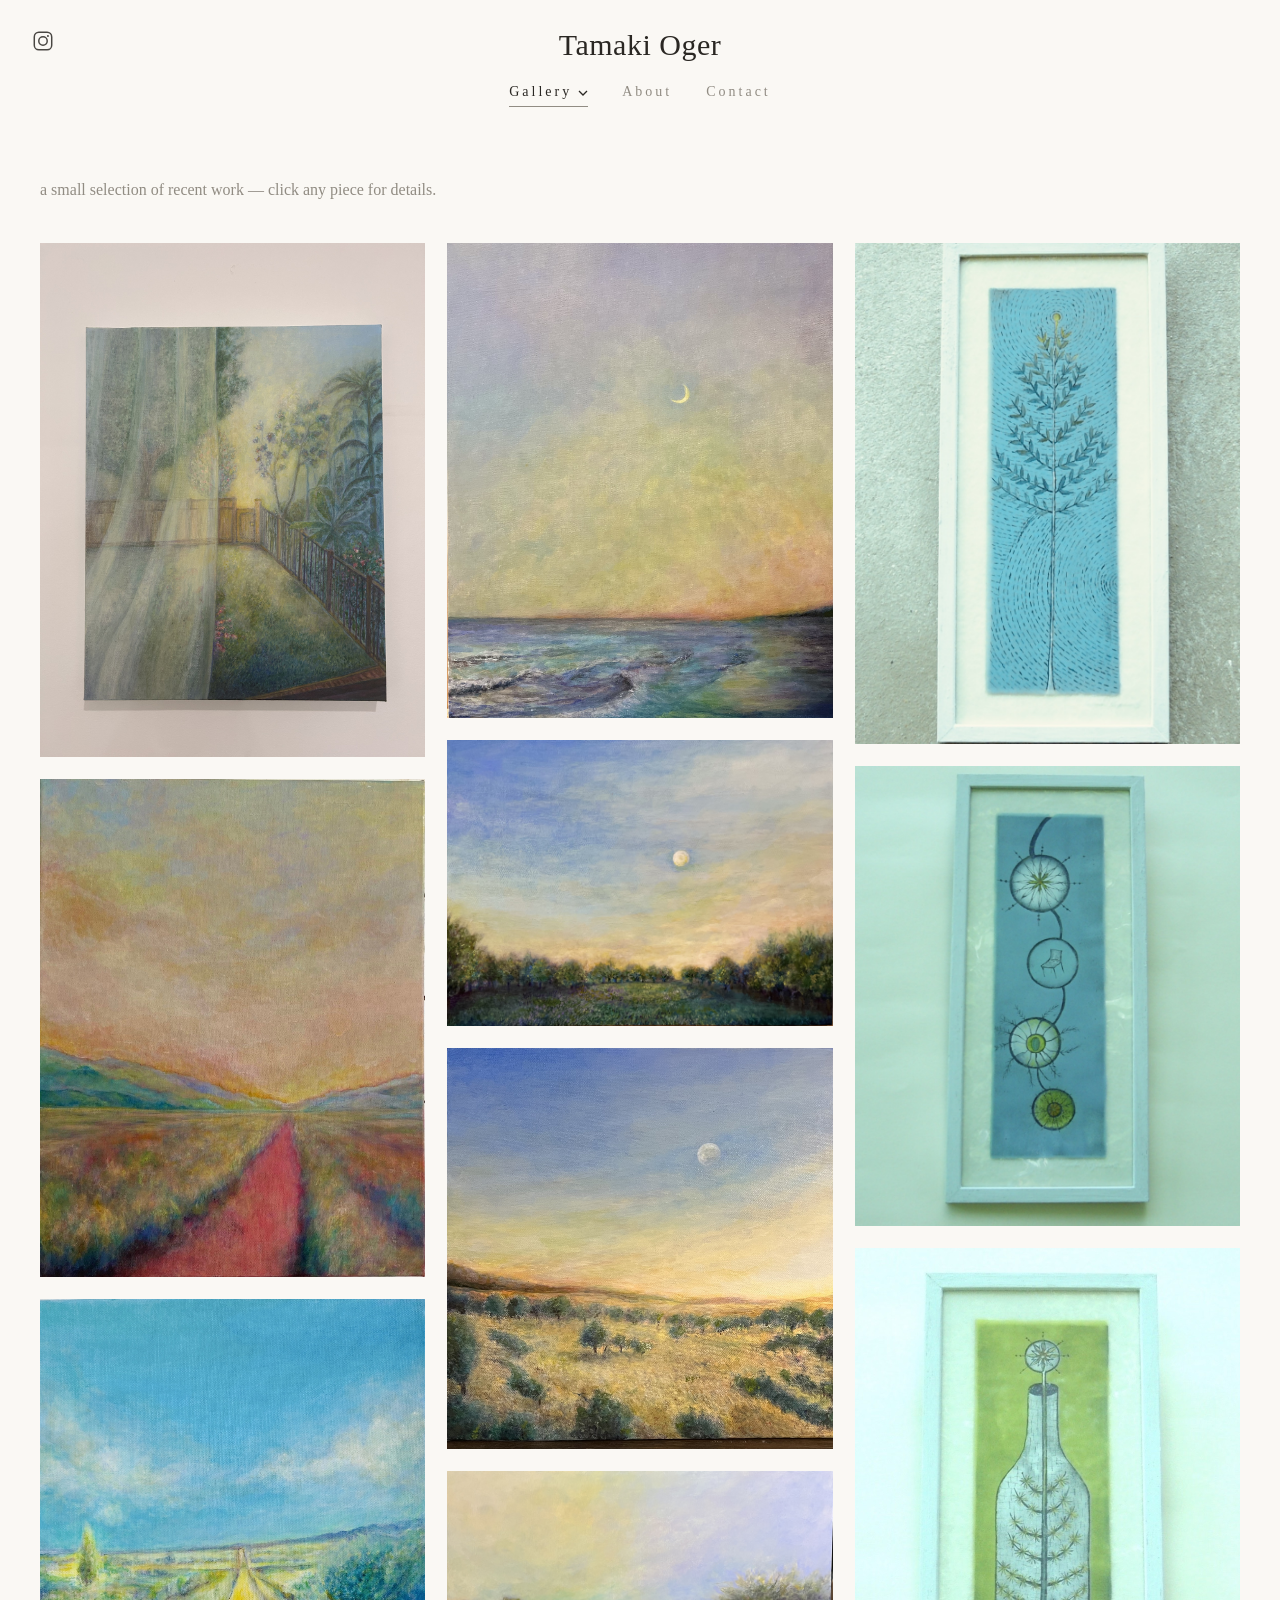
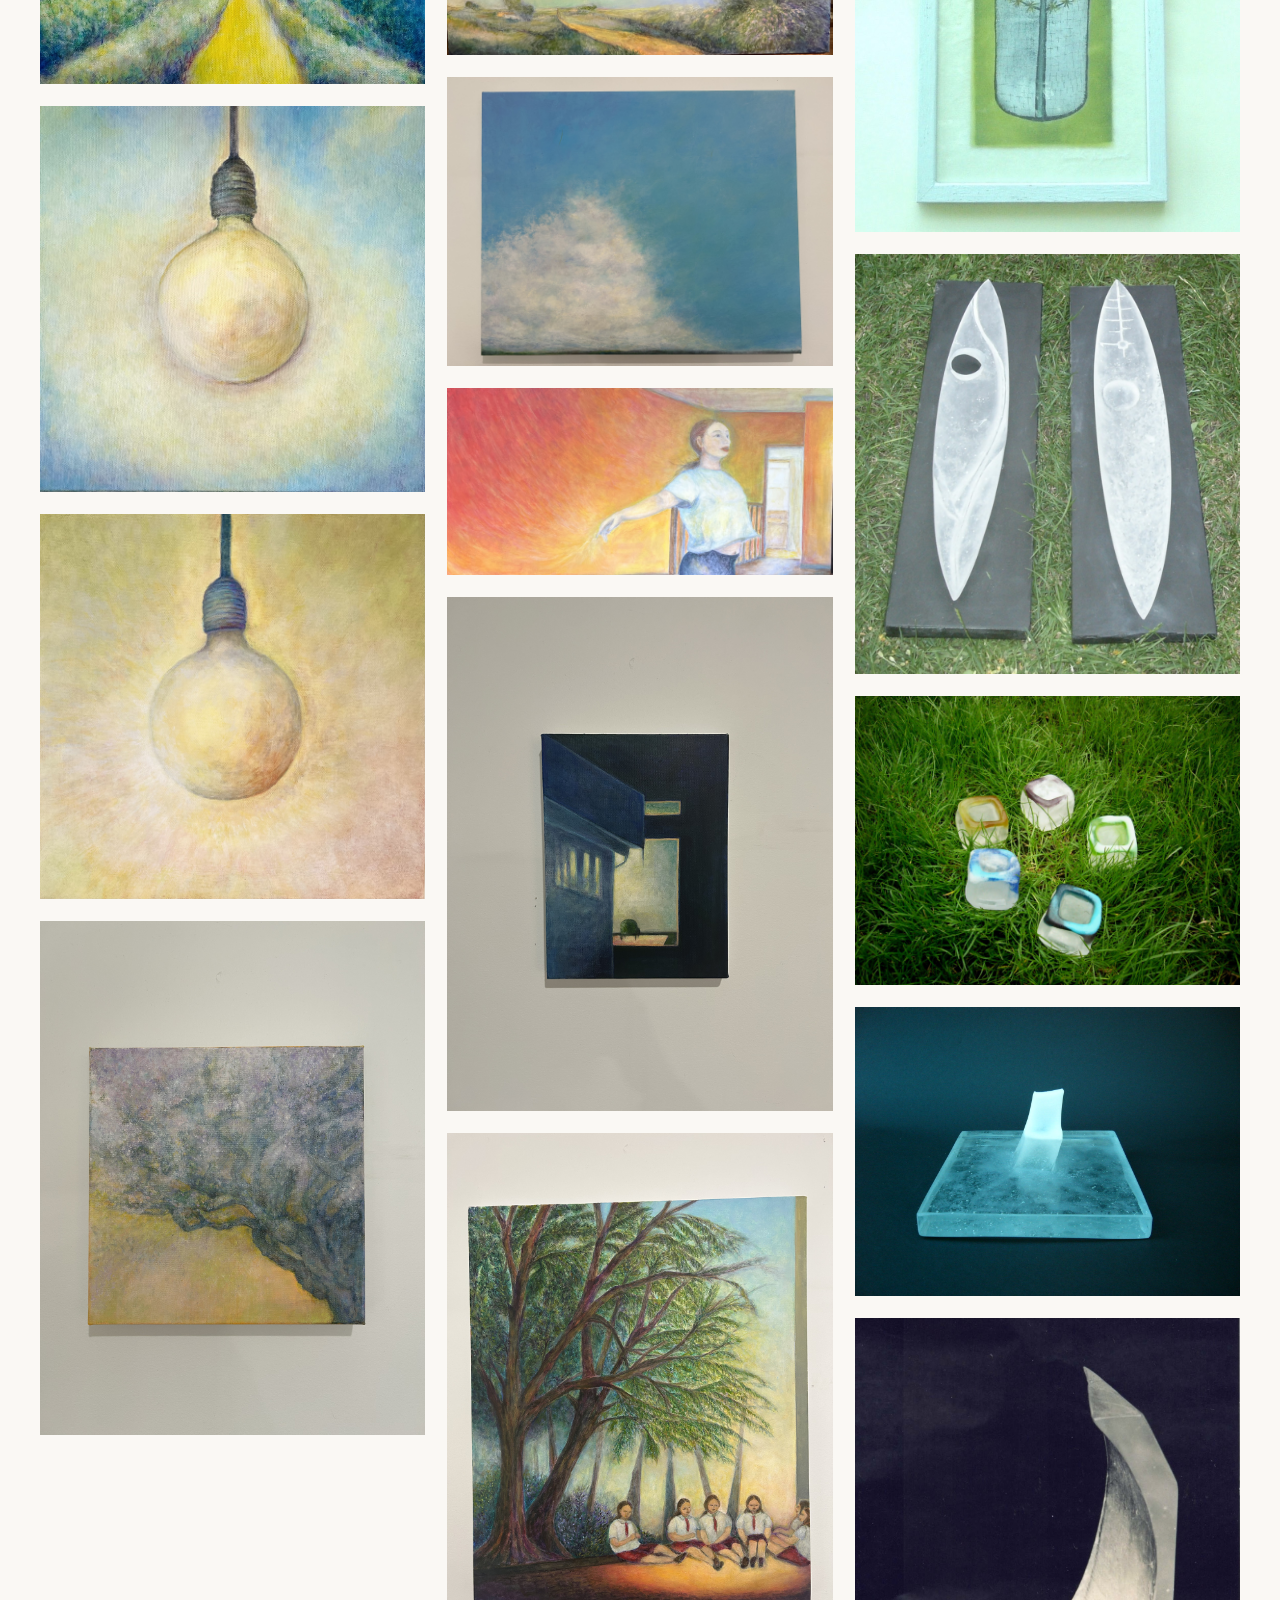
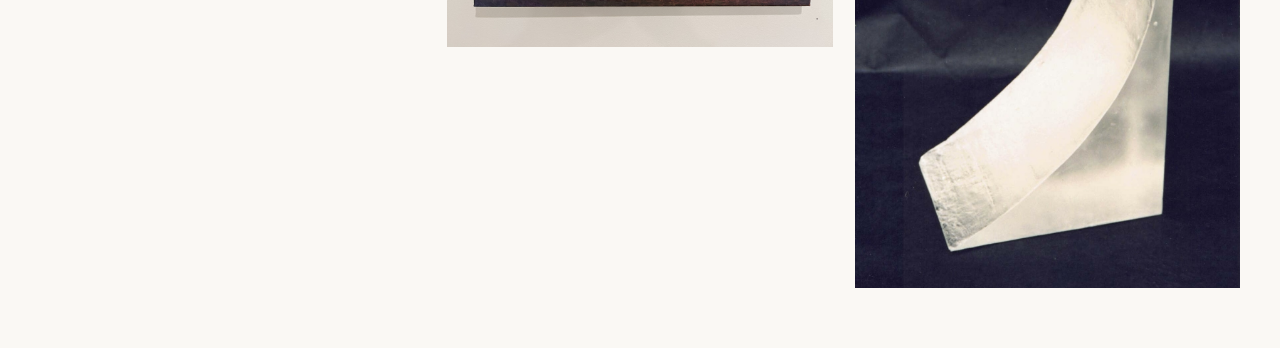
<file: index.html>
<!doctype html>
<html lang="en">
<head>
<meta charset="utf-8">
<meta name="viewport" content="width=device-width, initial-scale=1">
<title>Tamaki Oger</title>
<link rel="stylesheet" href="css/style.css">
</head>
<body>

<header class="site-header">
  <a class="ig-link" href="https://www.instagram.com/tamaki.o20/" target="_blank" rel="noopener">
    <svg width="22" height="22" viewBox="0 0 24 24" fill="none" stroke="currentColor" stroke-width="1.6">
      <rect x="2.5" y="2.5" width="19" height="19" rx="5"/>
      <circle cx="12" cy="12" r="4.6"/>
      <circle cx="17.4" cy="6.6" r="1.1" fill="currentColor" stroke="none"/>
    </svg>
  </a>
  <h1 class="site-title"><a href="index.html">Tamaki Oger</a></h1>
  <nav class="site-nav">
    <div class="filter" id="filter">
      <button class="filter-trigger active" id="filterTrigger">
        Gallery
        <svg class="caret" width="10" height="6" viewBox="0 0 10 6"><path d="M1 1l4 4 4-4" stroke="currentColor" stroke-width="1.3" fill="none"/></svg>
      </button>
      <div class="filter-menu" id="filterMenu">
        <button data-material="all" class="active">all</button>
        <button data-material="Acrylic">acrylic</button>
        <button data-material="Enamel">enamel</button>
        <button data-material="Glass">glass</button>
      </div>
    </div>
    <a href="about.html">About</a>
    <a href="contact.html">Contact</a>
  </nav>
</header>

<div class="page-heading">
  <p>a small selection of recent work &mdash; click any piece for details.</p>
</div>

<div class="gallery" id="gallery"></div>

<script src="js/works-data.js"></script>
<script>
  const gallery = document.getElementById('gallery');
  window.WORKS.forEach(work => {
    const a = document.createElement('a');
    a.className = 'tile';
    a.dataset.material = work.material;
    a.href = `work/piece.html?w=${encodeURIComponent(work.slug)}`;
    a.innerHTML = `
      <img src="${work.image}" alt="${work.title}" loading="lazy">
      <div class="overlay">
        <svg class="crosshair" width="34" height="34" viewBox="0 0 34 34">
          <line x1="17" y1="2" x2="17" y2="32" stroke="#fff" stroke-width="1"/>
          <line x1="2" y1="17" x2="32" y2="17" stroke="#fff" stroke-width="1"/>
        </svg>
      </div>
      <div class="caption">${work.title}</div>
    `;
    gallery.appendChild(a);
  });

  // filter dropdown
  const filter = document.getElementById('filter');
  const trigger = document.getElementById('filterTrigger');
  const menu = document.getElementById('filterMenu');

  trigger.addEventListener('click', () => filter.classList.toggle('open'));

  document.addEventListener('click', (e) => {
    if (!filter.contains(e.target)) filter.classList.remove('open');
  });

  menu.querySelectorAll('button').forEach(btn => {
    btn.addEventListener('click', () => {
      menu.querySelectorAll('button').forEach(b => b.classList.remove('active'));
      btn.classList.add('active');
      const material = btn.dataset.material;
      gallery.querySelectorAll('.tile').forEach(tile => {
        tile.classList.toggle('hide', material !== 'all' && tile.dataset.material !== material);
      });
      filter.classList.remove('open');
    });
  });
</script>

</body>
</html>
</file>
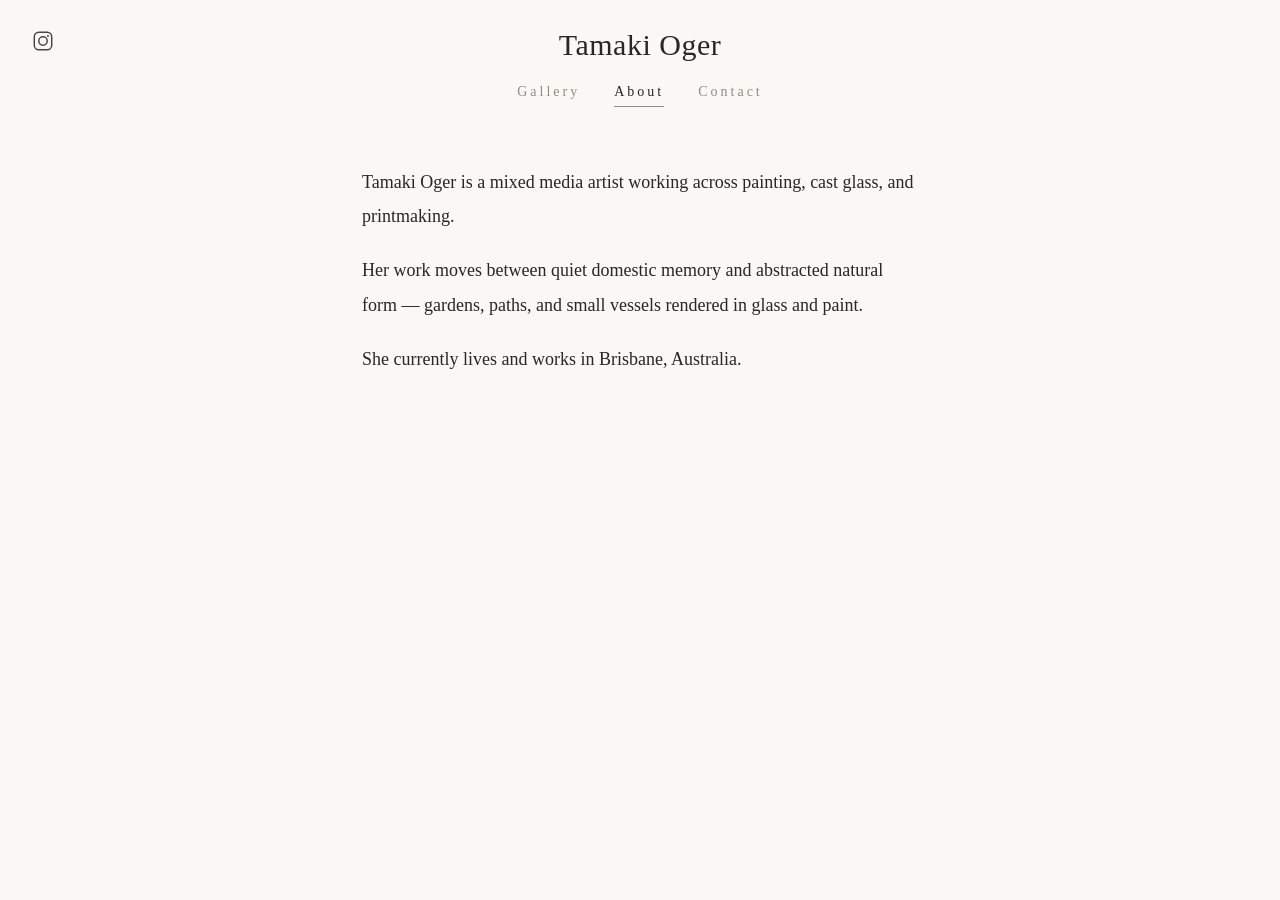
<file: about.html>
<!doctype html>
<html lang="en">
<head>
<meta charset="utf-8">
<meta name="viewport" content="width=device-width, initial-scale=1">
<title>About — Tamaki Oger</title>
<link rel="stylesheet" href="css/style.css">
</head>
<body>

<header class="site-header">
  <a class="ig-link" href="https://www.instagram.com/tamaki.o20/" target="_blank" rel="noopener">
    <svg width="22" height="22" viewBox="0 0 24 24" fill="none" stroke="currentColor" stroke-width="1.6">
      <rect x="2.5" y="2.5" width="19" height="19" rx="5"/>
      <circle cx="12" cy="12" r="4.6"/>
      <circle cx="17.4" cy="6.6" r="1.1" fill="currentColor" stroke="none"/>
    </svg>
  </a>
  <h1 class="site-title"><a href="index.html">Tamaki Oger</a></h1>
  <nav class="site-nav">
    <a href="index.html">Gallery</a>
    <a href="about.html" class="active">About</a>
    <a href="contact.html">Contact</a>
  </nav>
</header>

<div class="prose">
  <!-- Placeholder bio — replace with Tamaki's real background/statement. -->
  <p>Tamaki Oger is a mixed media artist working across painting, cast glass, and printmaking.</p>
  <p>Her work moves between quiet domestic memory and abstracted natural form &mdash; gardens, paths, and small vessels rendered in glass and paint.</p>
  <p>She currently lives and works in Brisbane, Australia.</p>
</div>

</body>
</html>
</file>
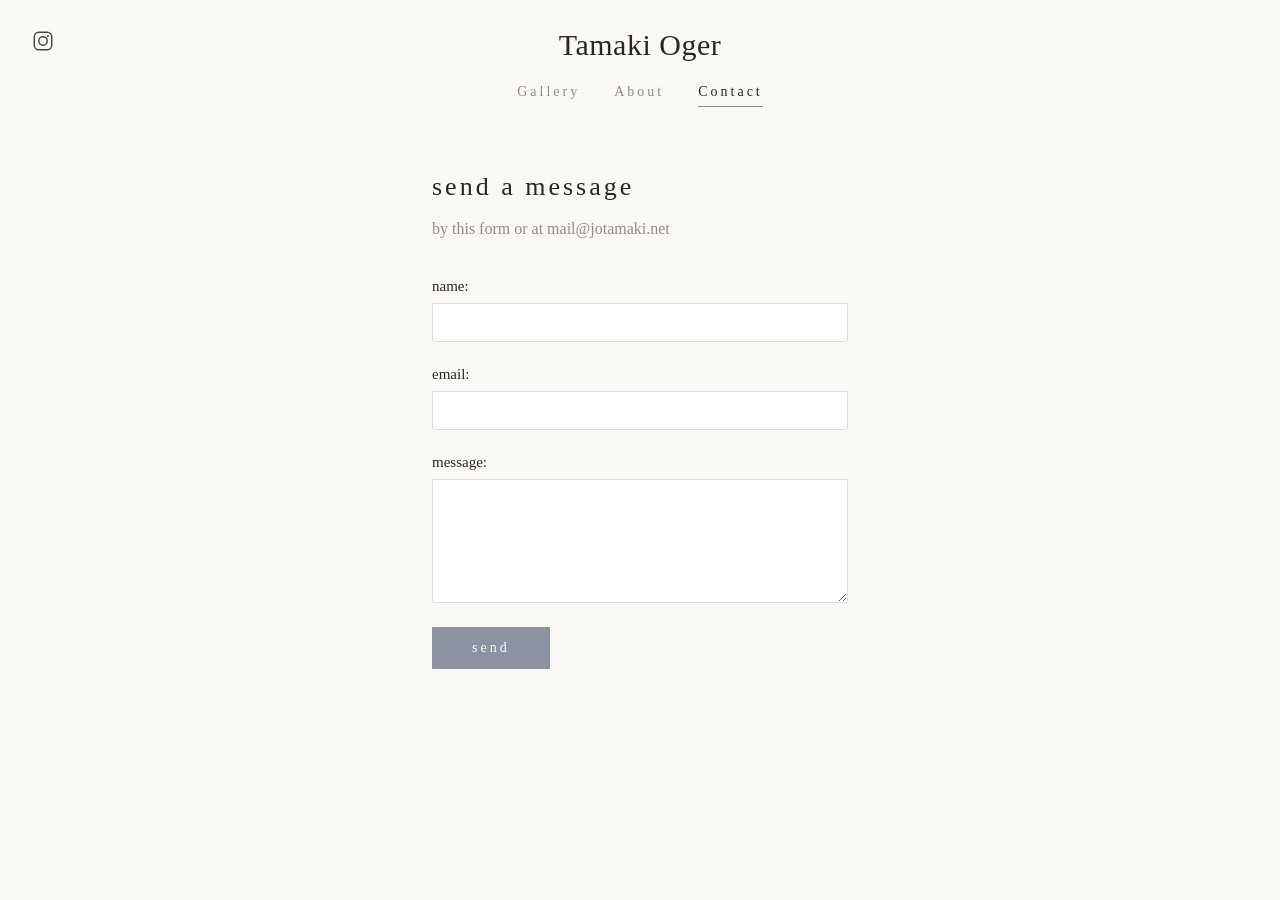
<file: contact.html>
<!doctype html>
<html lang="en">
<head>
<meta charset="utf-8">
<meta name="viewport" content="width=device-width, initial-scale=1">
<title>Contact — Tamaki Oger</title>
<link rel="stylesheet" href="css/style.css">
</head>
<body>

<header class="site-header">
  <a class="ig-link" href="https://www.instagram.com/tamaki.o20/" target="_blank" rel="noopener">
    <svg width="22" height="22" viewBox="0 0 24 24" fill="none" stroke="currentColor" stroke-width="1.6">
      <rect x="2.5" y="2.5" width="19" height="19" rx="5"/>
      <circle cx="12" cy="12" r="4.6"/>
      <circle cx="17.4" cy="6.6" r="1.1" fill="currentColor" stroke="none"/>
    </svg>
  </a>
  <h1 class="site-title"><a href="index.html">Tamaki Oger</a></h1>
  <nav class="site-nav">
    <a href="index.html">Gallery</a>
    <a href="about.html">About</a>
    <a href="contact.html" class="active">Contact</a>
  </nav>
</header>

<div class="contact-block">
  <h1>send a message</h1>
  <p class="email">by this form or at <a href="mailto:mail@jotamaki.net">mail@jotamaki.net</a></p>

  <form class="contact-form"
        action="https://script.google.com/macros/s/AKfycbzo-V1YzIoEfORQQ7k-EsYFzcI_E8DlCtANXnDE6N9DU8idzhs4Z7FriWFvZsn3hJfDuQ/exec"
        method="POST"
        target="hidden_iframe"
        onsubmit="document.getElementById('form-status').textContent='Sending…';">
    <label for="name">name:</label>
    <input type="text" id="name" name="name" required>

    <label for="email">email:</label>
    <input type="email" id="email" name="email" required>

    <label for="message">message:</label>
    <textarea id="message" name="message" rows="6" required></textarea>

    <button type="submit">send</button>
    <p id="form-status"></p>
  </form>

  <iframe name="hidden_iframe" id="hidden_iframe" style="display:none;"
          onload="if(window.formSubmitted){document.getElementById('form-status').textContent='Message sent — thank you!'; document.querySelector('.contact-form').reset();} window.formSubmitted=true;"></iframe>
</div>

</body>
</html>
</file>
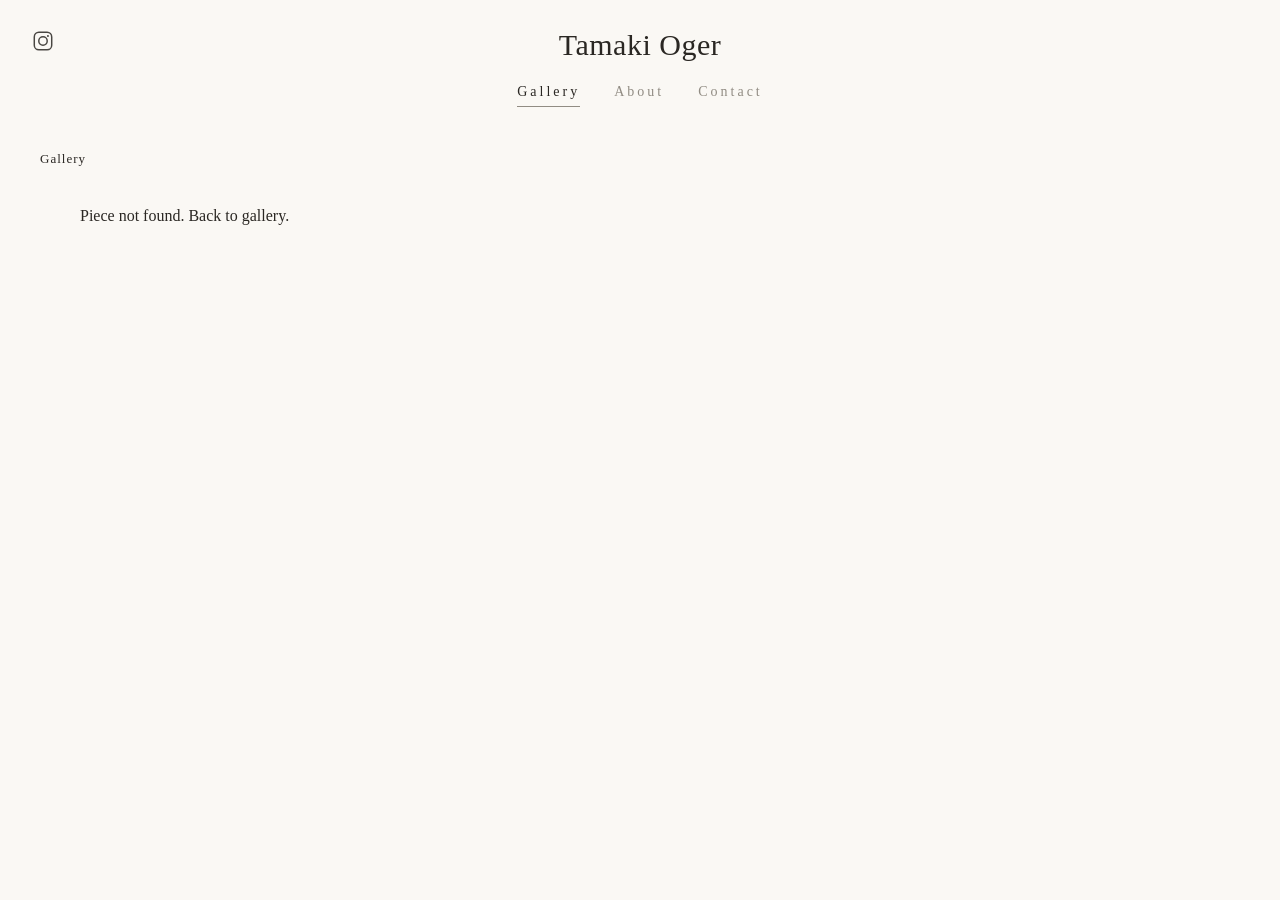
<file: work/piece.html>
<!doctype html>
<html lang="en">
<head>
<meta charset="utf-8">
<meta name="viewport" content="width=device-width, initial-scale=1">
<title>Tamaki Oger</title>
<link rel="stylesheet" href="../css/style.css">
</head>
<body>

<header class="site-header">
  <a class="ig-link" href="https://www.instagram.com/tamaki.o20/" target="_blank" rel="noopener">
    <svg width="22" height="22" viewBox="0 0 24 24" fill="none" stroke="currentColor" stroke-width="1.6">
      <rect x="2.5" y="2.5" width="19" height="19" rx="5"/>
      <circle cx="12" cy="12" r="4.6"/>
      <circle cx="17.4" cy="6.6" r="1.1" fill="currentColor" stroke="none"/>
    </svg>
  </a>
  <h1 class="site-title"><a href="../index.html">Tamaki Oger</a></h1>
  <nav class="site-nav">
    <a href="../index.html" class="active">Gallery</a>
    <a href="../about.html">About</a>
    <a href="../contact.html">Contact</a>
  </nav>
</header>

<div class="detail-nav">
  <a href="../index.html">Gallery</a> <span id="crumb"></span>
</div>

<div class="detail" id="detail"></div>

<script src="../js/works-data.js"></script>
<script>
  const params = new URLSearchParams(location.search);
  const slug = params.get('w');
  const work = window.WORKS.find(w => w.slug === slug);
  const detail = document.getElementById('detail');

  if (!work) {
    detail.innerHTML = `<p>Piece not found. <a href="../index.html">Back to gallery.</a></p>`;
  } else {
    document.title = `${work.title} — Tamaki Oger`;
    document.getElementById('crumb').textContent = `/ ${work.title}`;
    detail.innerHTML = `
      <div class="detail-image">
        <img src="../${work.image}" alt="${work.title}">
      </div>
      <div class="detail-info">
        <h1>${work.title}</h1>
        <p class="intro">${work.intro}</p>
        <div class="meta">
          ${work.medium}<br>
          ${work.size}<br>
          ${work.location}, ${work.year}
        </div>
      </div>
    `;
  }
</script>

</body>
</html>
</file>
<file: css/style.css>
:root {
  --bg: #faf8f4;
  --ink: #2a2723;
  --muted: #918c83;
  --line: #e4dfd6;
  --serif: Georgia, "Times New Roman", Times, serif;
}

* { box-sizing: border-box; }

html, body {
  margin: 0;
  padding: 0;
  background: var(--bg);
  color: var(--ink);
  font-family: var(--serif);
}

a { color: inherit; text-decoration: none; }

img { max-width: 100%; display: block; }

/* ---------- header ---------- */

.site-header {
  position: relative;
  padding: 28px 32px 18px;
  text-align: center;
}

.ig-link {
  position: absolute;
  top: 30px;
  left: 32px;
  color: var(--ink);
  opacity: 0.85;
  transition: opacity 0.2s ease;
}

.ig-link:hover { opacity: 1; }

.site-title {
  margin: 0 0 22px;
  font-size: 30px;
  font-weight: 400;
  letter-spacing: 0.5px;
}

.site-title a { color: var(--ink); }

.site-nav {
  display: flex;
  justify-content: center;
  gap: 34px;
  flex-wrap: wrap;
}

.site-nav a {
  font-size: 14px;
  letter-spacing: 3px;
  color: var(--muted);
  padding-bottom: 6px;
  border-bottom: 1px solid transparent;
}

.site-nav a:hover,
.site-nav a.active {
  color: var(--ink);
  border-bottom-color: var(--muted);
}

/* ---------- page intro ---------- */

.page-heading {
  padding: 40px 40px 8px;
}

.page-heading h1 {
  font-size: 34px;
  font-weight: 400;
  letter-spacing: 4px;
  margin: 0 0 14px;
}

.page-heading p {
  color: var(--muted);
  font-size: 16px;
  max-width: 560px;
}

.page-heading p a { color: var(--ink); border-bottom: 1px solid var(--muted); }

/* ---------- filter dropdown (nested in nav) ---------- */

.filter {
  position: relative;
  display: flex;
  align-items: center;
}

.filter-trigger {
  display: flex;
  align-items: center;
  gap: 6px;
  background: none;
  border: none;
  padding: 0 0 6px;
  font-family: var(--serif);
  font-size: 14px;
  letter-spacing: 3px;
  color: var(--muted);
  border-bottom: 1px solid transparent;
  cursor: pointer;
}

.filter-trigger.active,
.filter-trigger:hover {
  color: var(--ink);
  border-bottom-color: var(--muted);
}

.filter-trigger .caret {
  transition: transform 0.2s ease;
  margin-top: 1px;
}

.filter.open .filter-trigger .caret { transform: rotate(180deg); }

.filter-menu {
  position: absolute;
  top: calc(100% + 14px);
  left: 50%;
  transform: translateX(-50%);
  min-width: 180px;
  background: #fff;
  box-shadow: 0 8px 28px rgba(30, 26, 20, 0.14);
  border-radius: 2px;
  padding: 6px 0;
  z-index: 20;
  display: none;
}

.filter.open .filter-menu { display: block; }

.filter-menu button {
  display: block;
  width: 100%;
  text-align: left;
  background: none;
  border: none;
  font-family: var(--serif);
  font-size: 16px;
  color: var(--muted);
  padding: 12px 20px;
  cursor: pointer;
}

.filter-menu button:hover { color: var(--ink); }
.filter-menu button.active { color: var(--ink); font-style: italic; }

/* ---------- gallery (masonry) ---------- */

.gallery {
  column-count: 3;
  column-gap: 22px;
  padding: 20px 40px 60px;
}

.tile.hide { display: none; }

.tile {
  position: relative;
  display: block;
  break-inside: avoid;
  margin-bottom: 22px;
  overflow: hidden;
  cursor: crosshair;
  background: #eee;
}

.tile img {
  width: 100%;
  height: auto;
  display: block;
  transition: transform 0.5s ease;
}

.tile .overlay {
  position: absolute;
  inset: 0;
  background: rgba(20, 18, 15, 0);
  transition: background 0.25s ease;
  display: flex;
  align-items: center;
  justify-content: center;
}

.tile .crosshair {
  opacity: 0;
  transform: scale(0.8);
  transition: opacity 0.25s ease, transform 0.25s ease;
}

.tile:hover .overlay { background: rgba(20, 18, 15, 0.28); }
.tile:hover .crosshair { opacity: 1; transform: scale(1); }
.tile:hover img { transform: scale(1.03); }

.tile .caption {
  position: absolute;
  left: 14px;
  bottom: 12px;
  color: #fff;
  font-size: 13px;
  letter-spacing: 1px;
  opacity: 0;
  transform: translateY(6px);
  transition: opacity 0.25s ease, transform 0.25s ease;
  text-shadow: 0 1px 4px rgba(0,0,0,0.5);
}

.tile:hover .caption { opacity: 1; transform: translateY(0); }

@media (max-width: 900px) { .gallery { column-count: 2; } }
@media (max-width: 560px) { .gallery { column-count: 1; padding: 16px 20px 40px; } }

/* ---------- about / contact ---------- */

.prose {
  max-width: 620px;
  margin: 0 auto;
  padding: 40px 32px 80px;
  font-size: 18px;
  line-height: 1.9;
}

.prose p { margin: 0 0 20px; }

.contact-block {
  max-width: 480px;
  margin: 0 auto;
  padding: 30px 32px 100px;
}

.contact-block h1 {
  font-size: 26px;
  font-weight: 400;
  letter-spacing: 3px;
  margin-bottom: 18px;
}

.contact-block .email {
  font-size: 16px;
  color: var(--muted);
  margin-bottom: 40px;
}

.contact-block .email a {
  color: var(--muted);
}

.contact-form {
  display: flex;
  flex-direction: column;
}

.contact-form label {
  font-size: 15px;
  color: var(--ink);
  margin-bottom: 8px;
}

.contact-form input,
.contact-form textarea {
  font-family: var(--serif);
  font-size: 15px;
  color: var(--ink);
  background: #fff;
  border: 1px solid var(--line);
  border-radius: 2px;
  padding: 10px 12px;
  margin-bottom: 24px;
  width: 100%;
}

.contact-form textarea { resize: vertical; }

.contact-form input:focus,
.contact-form textarea:focus {
  outline: none;
  border-color: var(--muted);
}

.contact-form button {
  align-self: flex-start;
  background: #8b93a3;
  color: #fff;
  border: none;
  font-family: var(--serif);
  font-size: 14px;
  letter-spacing: 3px;
  padding: 13px 40px;
  border-radius: 1px;
  cursor: pointer;
  transition: background 0.2s ease;
}

.contact-form button:hover { background: #77808f; }

/* ---------- detail page ---------- */

.detail-nav {
  padding: 26px 40px 0;
  font-size: 13px;
  letter-spacing: 1px;
  color: var(--muted);
}

.detail-nav a {
  font-size: inherit;
  letter-spacing: inherit;
  color: var(--ink);
}

.detail-nav a:hover { color: var(--muted); }

.detail {
  display: grid;
  grid-template-columns: minmax(0, 1.4fr) minmax(240px, 0.8fr);
  gap: 48px;
  align-items: start;
  padding: 24px 40px 80px;
  max-width: 1200px;
  margin: 0 auto;
}

.detail-image img {
  width: 100%;
  height: auto;
}

.detail-info h1 {
  font-size: 26px;
  font-weight: 400;
  letter-spacing: 1px;
  margin: 8px 0 18px;
}

.detail-info .intro {
  font-size: 16px;
  line-height: 1.7;
  margin-bottom: 28px;
}

.detail-info .meta {
  font-size: 13px;
  letter-spacing: 0.5px;
  color: var(--muted);
  line-height: 1.9;
  text-transform: uppercase;
}

@media (max-width: 800px) {
  .detail { grid-template-columns: 1fr; padding: 20px 24px 60px; }
  .page-heading, .gallery, .detail-nav { padding-left: 24px; padding-right: 24px; }
}

#form-status {
  margin-top: 14px;
  font-size: 14px;
  color: var(--muted);
}
</file>
